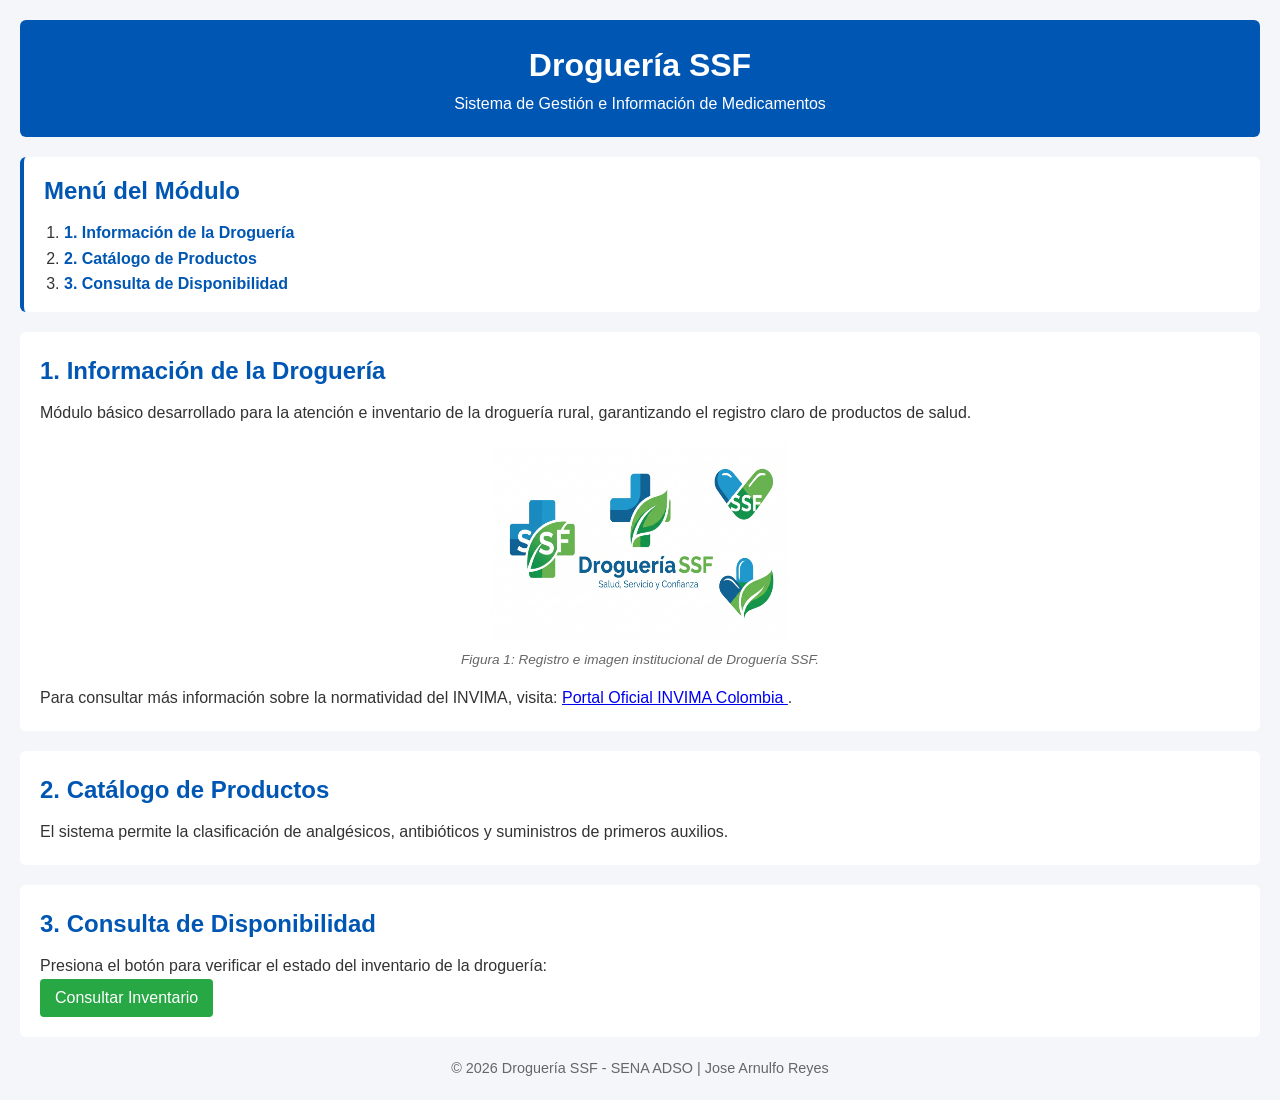
<file: EV_01_fundamentos/index.html>
<!DOCTYPE html>
<html lang="es">
<head>
    <meta charset="UTF-8">
    <meta name="viewport" content="width=device-width, initial-scale=1.0">
    <title>Droguería SSF - Módulo de Consulta</title>
    <link rel="stylesheet" href="css/styles.css">
</head>
<body>

    <!-- Encabezado de la Droguería -->
    <header>
        <h1>Droguería SSF</h1>
        <p>Sistema de Gestión e Información de Medicamentos</p>
    </header>

    <!-- Menú e Índice con Lista Ordenada (Cumple Criterio #4) -->
    <nav>
        <h2>Menú del Módulo</h2>
        <ol>
            <li><a href="#informacion">1. Información de la Droguería</a></li>
            <li><a href="#catalogo">2. Catálogo de Productos</a></li>
            <li><a href="#consulta">3. Consulta de Disponibilidad</a></li>
        </ol>
    </nav>

    <!-- Contenido Principal -->
    <main>
        <!-- Sección 1 -->
        <section id="informacion">
            <h2>1. Información de la Droguería</h2>
            <p>
                Módulo básico desarrollado para la atención e inventario de la droguería rural, 
                garantizando el registro claro de productos de salud.
            </p>

            <!-- Imagen con dimensiones explícitas (Cumple Criterio #2) -->
            <div class="card-media">
                <img src="img/logo_drogueria.jpg" 
                     alt="Logo Droguería SSF" 
                     width="300" 
                     height="200">
                <p class="caption">Figura 1: Registro e imagen institucional de Droguería SSF.</p>
            </div>

            <p>
                Para consultar más información sobre la normatividad del INVIMA, visita:
                <a href="https://www.invima.gov.co" target="_blank" rel="noopener noreferrer">
                    Portal Oficial INVIMA Colombia
                </a>.
            </p>
        </section>

        <!-- Sección 2 -->
        <section id="catalogo">
            <h2>2. Catálogo de Productos</h2>
            <p>
                El sistema permite la clasificación de analgésicos, antibióticos y suministros de primeros auxilios.
            </p>
        </section>

        <!-- Sección 3 -->
        <section id="consulta">
            <h2>3. Consulta de Disponibilidad</h2>
            <p>Presiona el botón para verificar el estado del inventario de la droguería:</p>
            <button id="btnConsultar">Consultar Inventario</button>
            <div id="resultado" class="box-resultado"></div>
        </section>
    </main>

    <!-- Pie de página -->
    <footer>
        <p>&copy; 2026 Droguería SSF - SENA ADSO | Jose Arnulfo Reyes</p>
    </footer>

    <script src="js/script.js"></script>
</body>
</html>
</file>
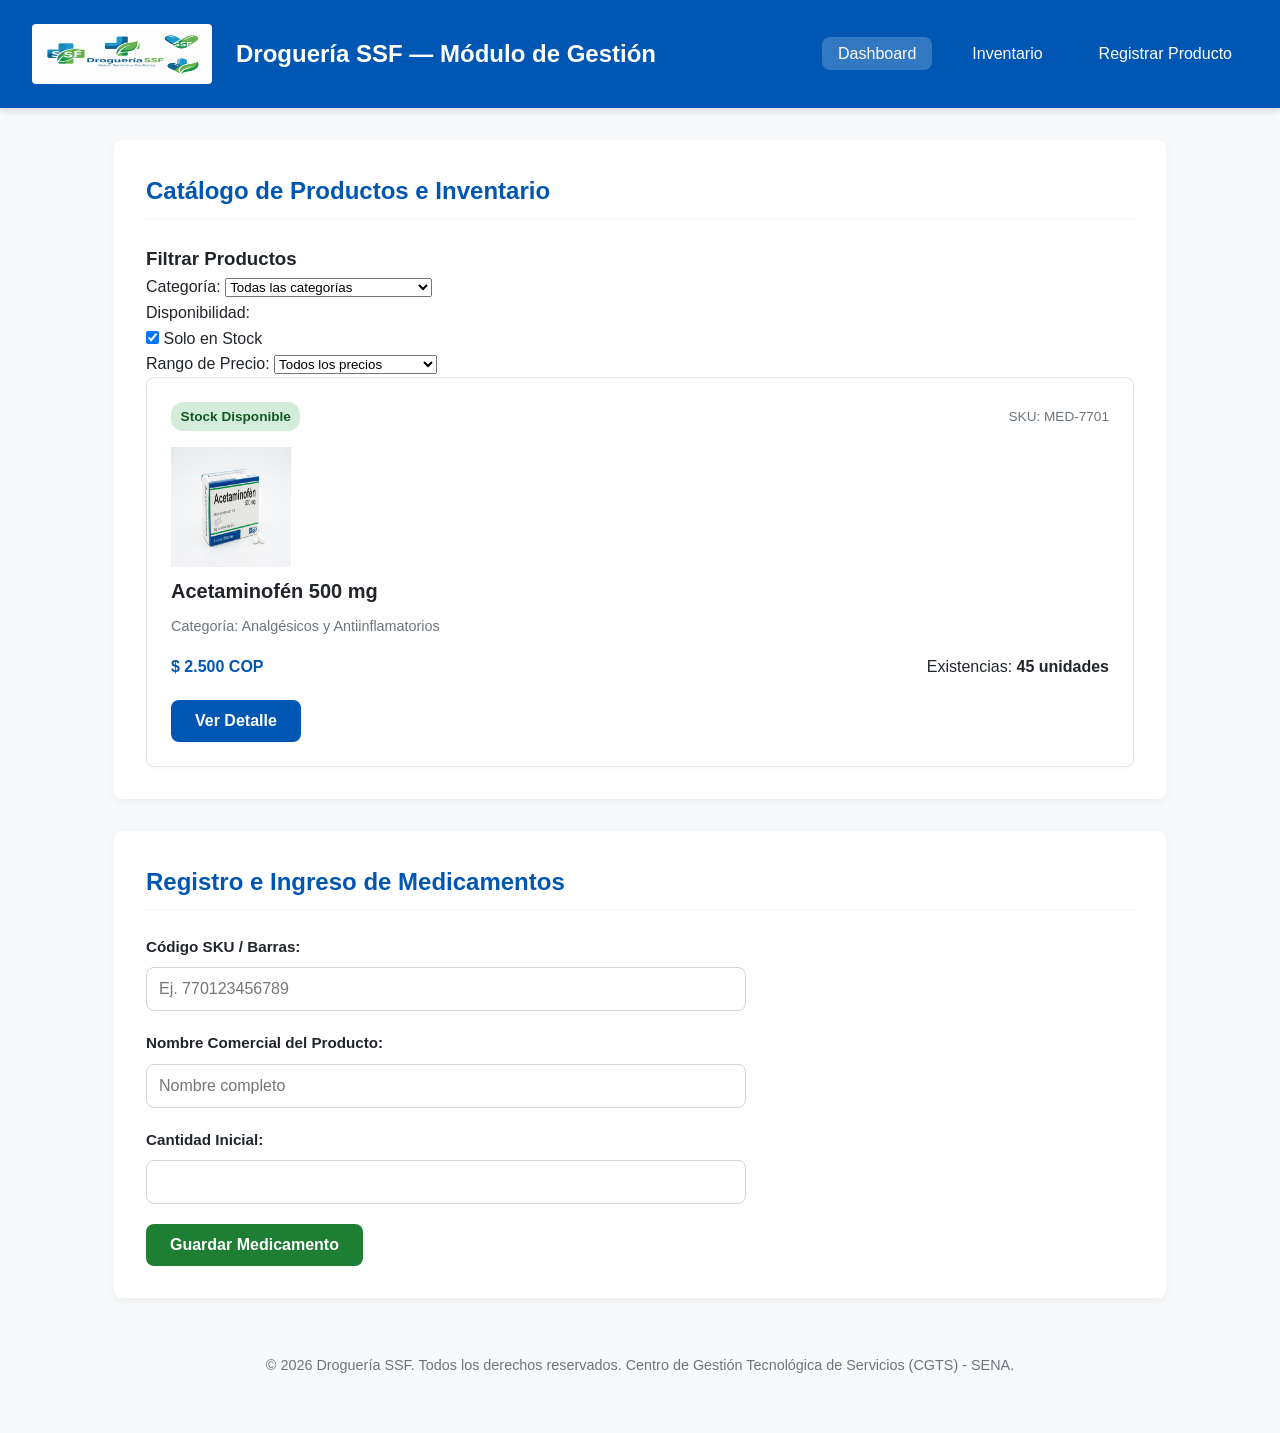
<file: EV_02_Componentes/index.html>
<!DOCTYPE html>
<html lang="es">
<head>
    <meta charset="UTF-8">
    <meta name="viewport" content="width=device-width, initial-scale=1.0">
    <title>Droguería SSF — Gestión de Componentes Frontend</title>
    <style>
        /* Variables Globales */
        :root {
            --primary-blue: #0056b3;
            --primary-green: #1e7e34;
            --bg-light: #f8f9fa;
            --text-dark: #212529;
            --border-radius: 8px;
            --font-family: 'Segoe UI', Tahoma, Geneva, Verdana, sans-serif;
        }

        * {
            box-sizing: border-box;
            margin: 0;
            padding: 0;
        }

        body {
            font-family: var(--font-family);
            background-color: var(--bg-light);
            color: var(--text-dark);
            line-height: 1.6;
            padding-bottom: 2rem;
        }

        /* Encabezado Principal */
        .main-header {
            background-color: var(--primary-blue);
            color: #ffffff;
            padding: 1.5rem 2rem;
            display: flex;
            justify-content: space-between;
            align-items: center;
            box-shadow: 0 4px 6px rgba(0,0,0,0.1);
        }

        .brand-container {
            display: flex;
            align-items: center;
            gap: 1.5rem;
        }

        .brand-logo {
            background-color: #ffffff;
            padding: 4px;
            border-radius: 4px;
        }

        .brand-title {
            font-size: 1.5rem;
            font-weight: 600;
        }

        /* Navegación */
        .main-nav .nav-list {
            display: flex;
            list-style: none;
            gap: 1.5rem;
        }

        .nav-link {
            color: #ffffff;
            text-decoration: none;
            font-weight: 500;
            padding: 0.5rem 1rem;
            border-radius: var(--border-radius);
            transition: background-color 0.3s ease;
        }

        .nav-link:hover, .nav-link.active {
            background-color: rgba(255, 255, 255, 0.2);
        }

        /* Contenedor Principal */
        .main-container {
            max-width: 1100px;
            margin: 2rem auto;
            padding: 0 1.5rem;
        }

        .section-block {
            background-color: #ffffff;
            border-radius: var(--border-radius);
            padding: 2rem;
            margin-bottom: 2rem;
            box-shadow: 0 2px 8px rgba(0,0,0,0.05);
        }

        .section-block h2 {
            color: var(--primary-blue);
            margin-bottom: 1.5rem;
            border-bottom: 2px solid var(--bg-light);
            padding-bottom: 0.5rem;
        }

        /* Tarjeta de Producto */
        .cards-grid {
            display: grid;
            grid-template-columns: repeat(auto-fit, minmax(300px, 1fr));
            gap: 1.5rem;
        }

        .card-producto {
            border: 1px solid #e2e8f0;
            border-radius: var(--border-radius);
            padding: 1.5rem;
            background-color: #ffffff;
            box-shadow: 0 2px 4px rgba(0,0,0,0.02);
        }

        .card-header {
            display: flex;
            justify-content: space-between;
            align-items: center;
            margin-bottom: 1rem;
        }

        .badge-success {
            background-color: #d4edda;
            color: #155724;
            padding: 0.25rem 0.6rem;
            border-radius: 12px;
            font-size: 0.85rem;
            font-weight: 600;
        }

        .sku-code {
            font-size: 0.85rem;
            color: #6c757d;
        }

        .producto-nombre {
            font-size: 1.25rem;
            margin-bottom: 0.5rem;
            color: var(--text-dark);
        }

        .producto-categoria {
            font-size: 0.9rem;
            color: #6c757d;
            margin-bottom: 1rem;
        }

        .producto-metrica {
            display: flex;
            justify-content: space-between;
            align-items: center;
            margin-bottom: 1.25rem;
            font-size: 1rem;
        }

        .producto-precio {
            font-weight: bold;
            color: var(--primary-blue);
        }

        /* Formulario */
        .form-grid {
            display: grid;
            gap: 1.25rem;
            max-width: 600px;
        }

        .form-group {
            display: flex;
            flex-direction: column;
            gap: 0.5rem;
        }

        .form-group label {
            font-weight: 600;
            font-size: 0.95rem;
        }

        .form-group input {
            padding: 0.75rem;
            border: 1px solid #ced4da;
            border-radius: var(--border-radius);
            font-size: 1rem;
        }

        /* Botones */
        .btn {
            padding: 0.75rem 1.5rem;
            border: none;
            border-radius: var(--border-radius);
            font-weight: 600;
            cursor: pointer;
            font-size: 1rem;
            transition: opacity 0.2s ease;
        }

        .btn:hover {
            opacity: 0.9;
        }

        .btn-primary {
            background-color: var(--primary-blue);
            color: #ffffff;
        }

        .btn-success {
            background-color: var(--primary-green);
            color: #ffffff;
        }

        /* Pie de página */
        .main-footer {
            text-align: center;
            padding: 1.5rem;
            color: #6c757d;
            font-size: 0.9rem;
            margin-top: 2rem;
        }
    </style>
</head>
<body>

    <!-- Encabezado Global -->
    <header class="main-header" role="banner">
        <div class="brand-container">
            <img src="img/logo_drogueria.jpg" alt="Logotipo oficial de Droguería SSF" width="180" height="60" class="brand-logo">
            <h1 class="brand-title">Droguería SSF — Módulo de Gestión</h1>
        </div>
        <nav class="main-nav" aria-label="Navegación principal">
            <ol class="nav-list">
                <li><a href="#dashboard" class="nav-link active">Dashboard</a></li>
                <li><a href="#inventario" class="nav-link">Inventario</a></li>
                <li><a href="#registro" class="nav-link">Registrar Producto</a></li>
            </ol>
        </nav>
    </header>

    <!-- Contenido Principal -->
    <main class="main-container">
        
        <!-- Sección de Inventario / Catálogo -->
  <section id="inventario" class="section-block">
    <h2 class="section-title">Catálogo de Productos e Inventario</h2>
    
    <div class="catalog-container">
        <!-- Barra lateral de filtros (Aside) -->
        <aside class="sidebar-filtros" aria-label="Filtros del catálogo">
            <h3 class="filter-title">Filtrar Productos</h3>
            
            <div class="filter-group">
                <label for="filtro-categoria">Categoría:</label>
                <select id="filtro-categoria" class="form-control">
                    <option value="todos">Todas las categorías</option>
                    <option value="analgesicos">Analgésicos y Antiinflamatorios</option>
                    <option value="antibioticos">Antibióticos</option>
                    <option value="cuidado-personal">Cuidado Personal</option>
                </select>
            </div>

            <div class="filter-group">
                <label for="filtro-disponibilidad">Disponibilidad:</label>
                <div class="checkbox-option">
                    <input type="checkbox" id="stock-disponible" checked>
                    <label for="stock-disponible">Solo en Stock</label>
                </div>
            </div>

            <div class="filter-group">
                <label for="filtro-precio">Rango de Precio:</label>
                <select id="filtro-precio" class="form-control">
                    <option value="todos">Todos los precios</option>
                    <option value="0-5000">Hasta $ 5.000 COP</option>
                    <option value="5000-20000">$ 5.000 - $ 20.000 COP</option>
                </select>
            </div>
        </aside>

        <!-- Contenedor principal de tarjetas -->
        <div class="cards-grid">
            <article class="card-producto" data-id="101">
                <div class="card-header">
                    <span class="badge badge-success">Stock Disponible</span>
                    <span class="sku-code">SKU: MED-7701</span>
                </div>
                <div class="producto-imagen-container">
                    <img src="img/acetaminofen.jpg" 
                         alt="Caja de Acetaminofén 500 mg" 
                         width="120" 
                         height="120" 
                         class="producto-img">
                </div>
                <h3 class="producto-nombre">Acetaminofén 500 mg</h3>
                <p class="producto-categoria">Categoría: Analgésicos y Antiinflamatorios</p>
                <div class="producto-metrica">
                    <span class="producto-precio">$ 2.500 COP</span>
                    <span class="producto-stock">Existencias: <strong>45 unidades</strong></span>
                </div>
                <button type="button" class="btn btn-primary" onclick="consultarStock('MED-7701')">
                    Ver Detalle
                </button>
            </article>
        </div>
    </div>
</section>

        <!-- Sección de Formulario de Registro -->
        <section id="registro" class="section-block form-section">
            <h2>Registro e Ingreso de Medicamentos</h2>
            <form id="formInventario" class="form-grid">
                <div class="form-group">
                    <label for="codigoSku">Código SKU / Barras:</label>
                    <input type="text" id="codigoSku" name="codigoSku" placeholder="Ej. 770123456789" required>
                </div>
                <div class="form-group">
                    <label for="nombreProducto">Nombre Comercial del Producto:</label>
                    <input type="text" id="nombreProducto" name="nombreProducto" placeholder="Nombre completo" required>
                </div>
                <div class="form-group">
                    <label for="cantidadStock">Cantidad Inicial:</label>
                    <input type="number" id="cantidadStock" name="cantidadStock" min="1" required>
                </div>
                <div class="form-actions">
                    <button type="submit" class="btn btn-success">Guardar Medicamento</button>
                </div>
            </form>
        </section>

    </main>

    <!-- Pie de Página -->
    <footer class="main-footer">
        <p>&copy; 2026 Droguería SSF. Todos los derechos reservados. Centro de Gestión Tecnológica de Servicios (CGTS) - SENA.</p>
    </footer>

    <script src="js/main.js"></script>
</body>
</html>
</file>
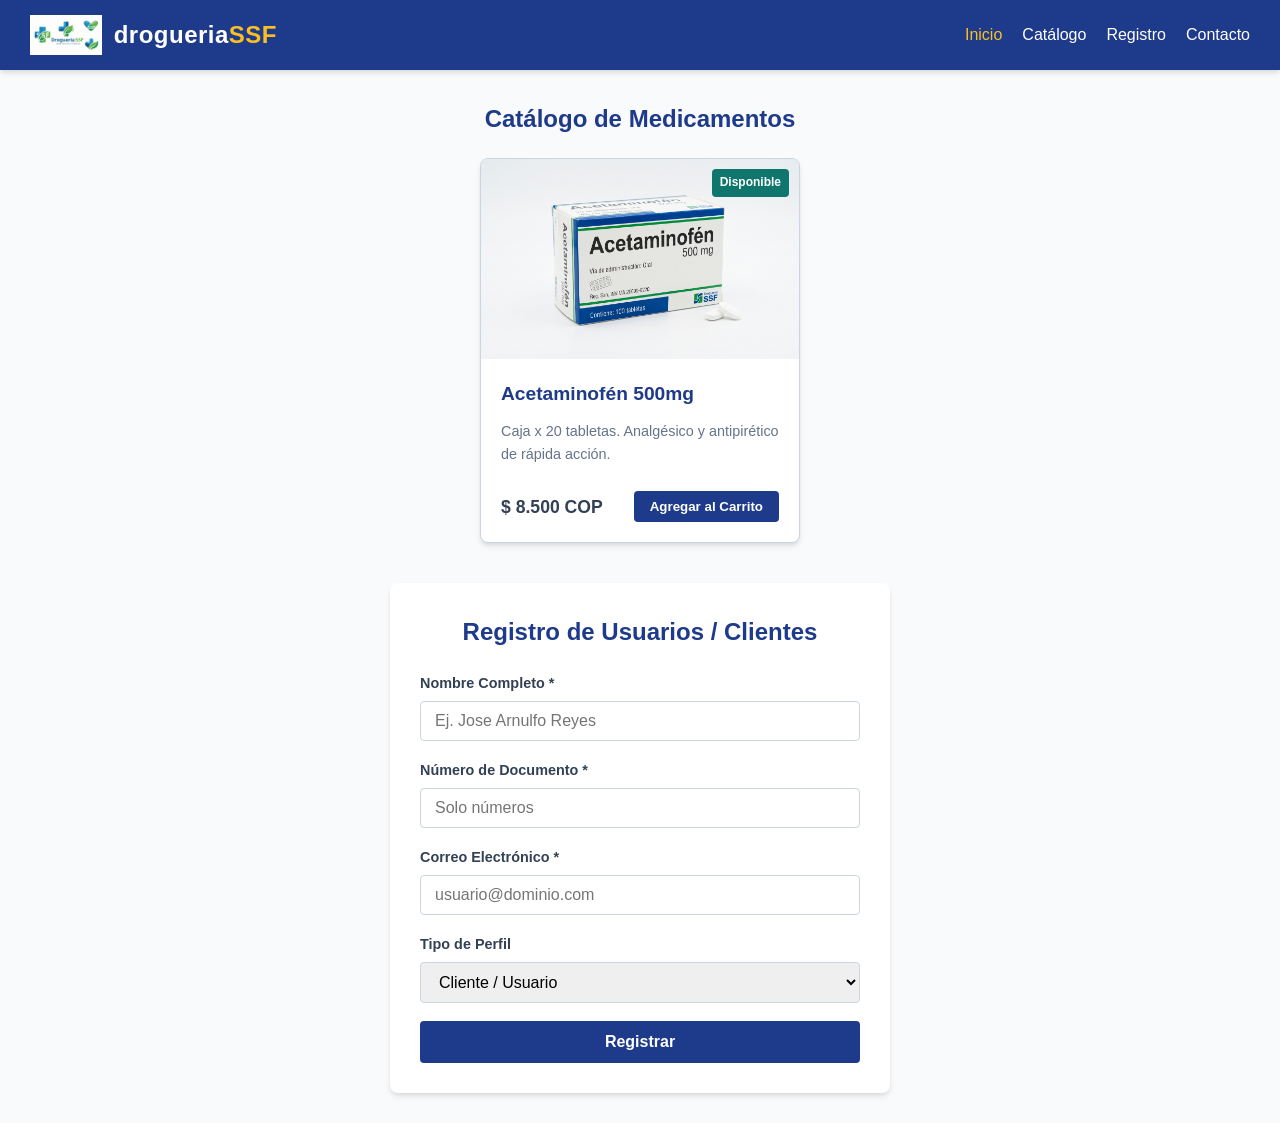
<file: EV_03_Diseno_Frontend/index.html>
<!DOCTYPE html>
<html lang="es">
<head>
  <meta charset="UTF-8">
  <meta name="viewport" content="width=device-width, initial-scale=1.0">
  <title>drogueriaSSF - Front-End EV03</title>
  <link rel="stylesheet" href="css/styles.css">
</head>
<body>

  <!-- Encabezado drogueriaSSF -->
  <header class="main-header">
    <div class="header-logo">
      <img src="img/logo.png" alt="Logo drogueriaSSF" class="logo-img" onerror="this.style.display='none'">
      <h1 class="brand-title">drogueria<span>SSF</span></h1>
    </div>
    <nav class="main-nav">
      <ul class="nav-list">
        <li><a href="#inicio" class="nav-link active">Inicio</a></li>
        <li><a href="#catalogo" class="nav-link">Catálogo</a></li>
        <li><a href="#registro" class="nav-link">Registro</a></li>
        <li><a href="#contacto" class="nav-link">Contacto</a></li>
      </ul>
    </nav>
  </header>

  <!-- Contenedor Principal -->
  <main class="main-container">
    
    <!-- Sección Tarjeta de Producto de Farmacia -->
    <section>
      <h2 style="text-align: center; margin-bottom: 20px; color: var(--color-primary);">Catálogo de Medicamentos</h2>
      <article class="product-card">
        <div class="card-image-container">
          <img src="img/acetaminofen.jpg" alt="Acetaminofén 500mg" class="card-image">
          <span class="card-badge">Disponible</span>
        </div>
        <div class="card-content">
          <h3 class="card-title">Acetaminofén 500mg</h3>
          <p class="card-description">Caja x 20 tabletas. Analgésico y antipirético de rápida acción.</p>
          <div class="card-footer-info">
            <span class="card-price">$ 8.500 COP</span>
            <button type="button" class="btn btn-primary">Agregar al Carrito</button>
          </div>
        </div>
      </article>
    </section>

    <!-- Sección Formulario -->
    <section class="form-section">
      <h2 class="form-title">Registro de Usuarios / Clientes</h2>
      <form class="custom-form" id="formRegistro" action="#" method="POST">
        
        <div class="form-group">
          <label for="nombre">Nombre Completo *</label>
          <input type="text" id="nombre" name="nombre" class="form-input" placeholder="Ej. Jose Arnulfo Reyes" required minlength="3">
        </div>

        <div class="form-group">
          <label for="documento">Número de Documento *</label>
          <input type="text" id="documento" name="documento" class="form-input" placeholder="Solo números" required pattern="[0-9]{7,10}" title="Ingrese un número de documento válido de 7 a 10 dígitos">
        </div>

        <div class="form-group">
          <label for="email">Correo Electrónico *</label>
          <input type="email" id="email" name="email" class="form-input" placeholder="usuario@dominio.com" required>
        </div>

        <div class="form-group">
          <label for="tipoUsuario">Tipo de Perfil</label>
          <select id="tipoUsuario" name="tipoUsuario" class="form-input">
            <option value="cliente">Cliente / Usuario</option>
            <option value="regente">Regente / Farmacéutico</option>
            <option value="administrador">Administrador</option>
          </select>
        </div>

        <div class="form-actions">
          <button type="submit" class="btn btn-primary btn-full">Registrar</button>
        </div>
        
      </form>
    </section>

  </main>

</body>
</html>
</file>
<file: EV_01_fundamentos/css/styles.css>
/* Estilos sencillos y legibles para Droguería SSF */
* {
    box-sizing: border-box;
    margin: 0;
    padding: 0;
}

body {
    font-family: Arial, sans-serif;
    line-height: 1.6;
    color: #333333;
    background-color: #f4f6f9;
    padding: 20px;
}

header {
    background-color: #0056b3;
    color: white;
    padding: 20px;
    text-align: center;
    border-radius: 6px;
    margin-bottom: 20px;
}

nav {
    background-color: white;
    padding: 15px 20px;
    border-radius: 6px;
    margin-bottom: 20px;
    border-left: 4px solid #0056b3;
}

nav ol {
    margin-left: 20px;
}

nav a {
    color: #0056b3;
    text-decoration: none;
    font-weight: bold;
}

main section {
    background-color: white;
    padding: 20px;
    margin-bottom: 20px;
    border-radius: 6px;
}

h2 {
    color: #0056b3;
    margin-bottom: 10px;
}

.card-media {
    text-align: center;
    margin: 15px 0;
}

.caption {
    font-size: 0.85rem;
    color: #666666;
    font-style: italic;
}

button {
    background-color: #28a745;
    color: white;
    border: none;
    padding: 10px 15px;
    font-size: 1rem;
    border-radius: 4px;
    cursor: pointer;
}

button:hover {
    background-color: #218838;
}

.box-resultado {
    margin-top: 15px;
    padding: 12px;
    border-radius: 4px;
    display: none;
}

footer {
    text-align: center;
    font-size: 0.9rem;
    color: #666666;
    margin-top: 20px;
}
</file>
<file: EV_03_Diseno_Frontend/css/styles.css>
/* css/styles.css - Estilos Globales y Maquetación Flexbox */
@import url('variables.css');

* {
  margin: 0;
  padding: 0;
  box-sizing: border-box;
}

body {
  font-family: var(--font-family-base);
  font-size: var(--font-size-base);
  color: var(--color-text);
  background-color: var(--color-bg-main);
  line-height: 1.6;
  display: flex;
  flex-direction: column;
  min-height: 100vh;
}

/* Header */
.main-header {
  background-color: var(--color-primary);
  color: var(--color-surface);
  padding: 15px 30px;
  display: flex;
  justify-content: space-between;
  align-items: center;
  box-shadow: var(--box-shadow);
}

.nav-list {
  display: flex;
  list-style: none;
  gap: 20px;
}

.nav-link {
  color: var(--color-surface);
  text-decoration: none;
  font-weight: 500;
  transition: color var(--transition-fast);
}

.nav-link:hover,
.nav-link.active {
  color: #fbbf24;
}

/* Contenedor Principal */
.main-container {
  width: 90%;
  max-width: 1200px;
  margin: 30px auto;
  flex: 1;
  display: flex;
  flex-direction: column;
  gap: 40px;
}

/* Componente Tarjeta de Producto */
.product-card {
  background-color: var(--color-surface);
  border: 1px solid var(--color-border);
  border-radius: var(--border-radius);
  box-shadow: var(--box-shadow);
  overflow: hidden;
  display: flex;
  flex-direction: column;
  transition: transform var(--transition-fast), box-shadow var(--transition-fast);
  max-width: 320px;
  margin: 0 auto;
}

.product-card:hover {
  transform: translateY(-5px);
  box-shadow: 0 10px 15px -3px rgba(0, 0, 0, 0.1);
}

.card-image-container {
  position: relative;
  width: 100%;
  height: 200px;
  background-color: #e2e8f0;
}

.card-image {
  width: 100%;
  height: 100%;
  object-fit: cover;
}

.card-badge {
  position: absolute;
  top: 10px;
  right: 10px;
  background-color: var(--color-secondary);
  color: #ffffff;
  padding: 4px 8px;
  font-size: 12px;
  border-radius: 4px;
  font-weight: bold;
}

.card-content {
  padding: 20px;
  display: flex;
  flex-direction: column;
  gap: 10px;
  flex: 1;
}

.card-title {
  font-size: 1.2rem;
  color: var(--color-primary);
}

.card-description {
  font-size: 0.9rem;
  color: var(--color-text-muted);
  flex: 1;
}

.card-footer-info {
  display: flex;
  justify-content: space-between;
  align-items: center;
  margin-top: 15px;
}

.card-price {
  font-size: 1.1rem;
  font-weight: bold;
  color: var(--color-text);
}

.btn {
  padding: 8px 16px;
  border: none;
  border-radius: 4px;
  cursor: pointer;
  font-weight: 600;
  transition: background-color var(--transition-fast);
}

.btn-primary {
  background-color: var(--color-primary);
  color: #ffffff;
}

.btn-primary:hover {
  background-color: var(--color-primary-hover);
}

/* Componente Formularios */
.form-section {
  background-color: var(--color-surface);
  padding: 30px;
  border-radius: var(--border-radius);
  box-shadow: var(--box-shadow);
  max-width: 500px;
  margin: 0 auto;
  width: 100%;
}

.form-title {
  margin-bottom: 20px;
  color: var(--color-primary);
  text-align: center;
}

.form-group {
  display: flex;
  flex-direction: column;
  gap: 6px;
  margin-bottom: 18px;
}

.form-group label {
  font-weight: 600;
  font-size: 0.9rem;
  color: var(--color-text);
}

.form-input {
  padding: 10px 14px;
  border: 1px solid var(--color-border);
  border-radius: 4px;
  font-size: 1rem;
  transition: border-color var(--transition-fast), box-shadow var(--transition-fast);
}

.form-input:focus {
  outline: none;
  border-color: var(--color-primary-hover);
  box-shadow: 0 0 0 3px rgba(29, 78, 216, 0.2);
}

.btn-full {
  width: 100%;
  padding: 12px;
  font-size: 1rem;
}

/* Adaptabilidad Mobile First / Responsive */
@media (max-width: 768px) {
  .main-header {
    flex-direction: column;
    gap: 15px;
    text-align: center;
  }

  .nav-list {
    flex-wrap: wrap;
    justify-content: center;
  }
}
/* Ajustes específicos para el Logo de drogueriaSSF */
.header-logo {
  display: flex;
  align-items: center;
  gap: 12px;
}

.logo-img {
  height: 40px;
  width: auto;
  object-fit: contain;
}

.brand-title {
  font-size: 1.5rem;
  font-weight: 700;
  color: #ffffff;
  letter-spacing: 0.5px;
}

.brand-title span {
  color: #fbbf24; /* Resaltado de las siglas SSF */
}
</file>
